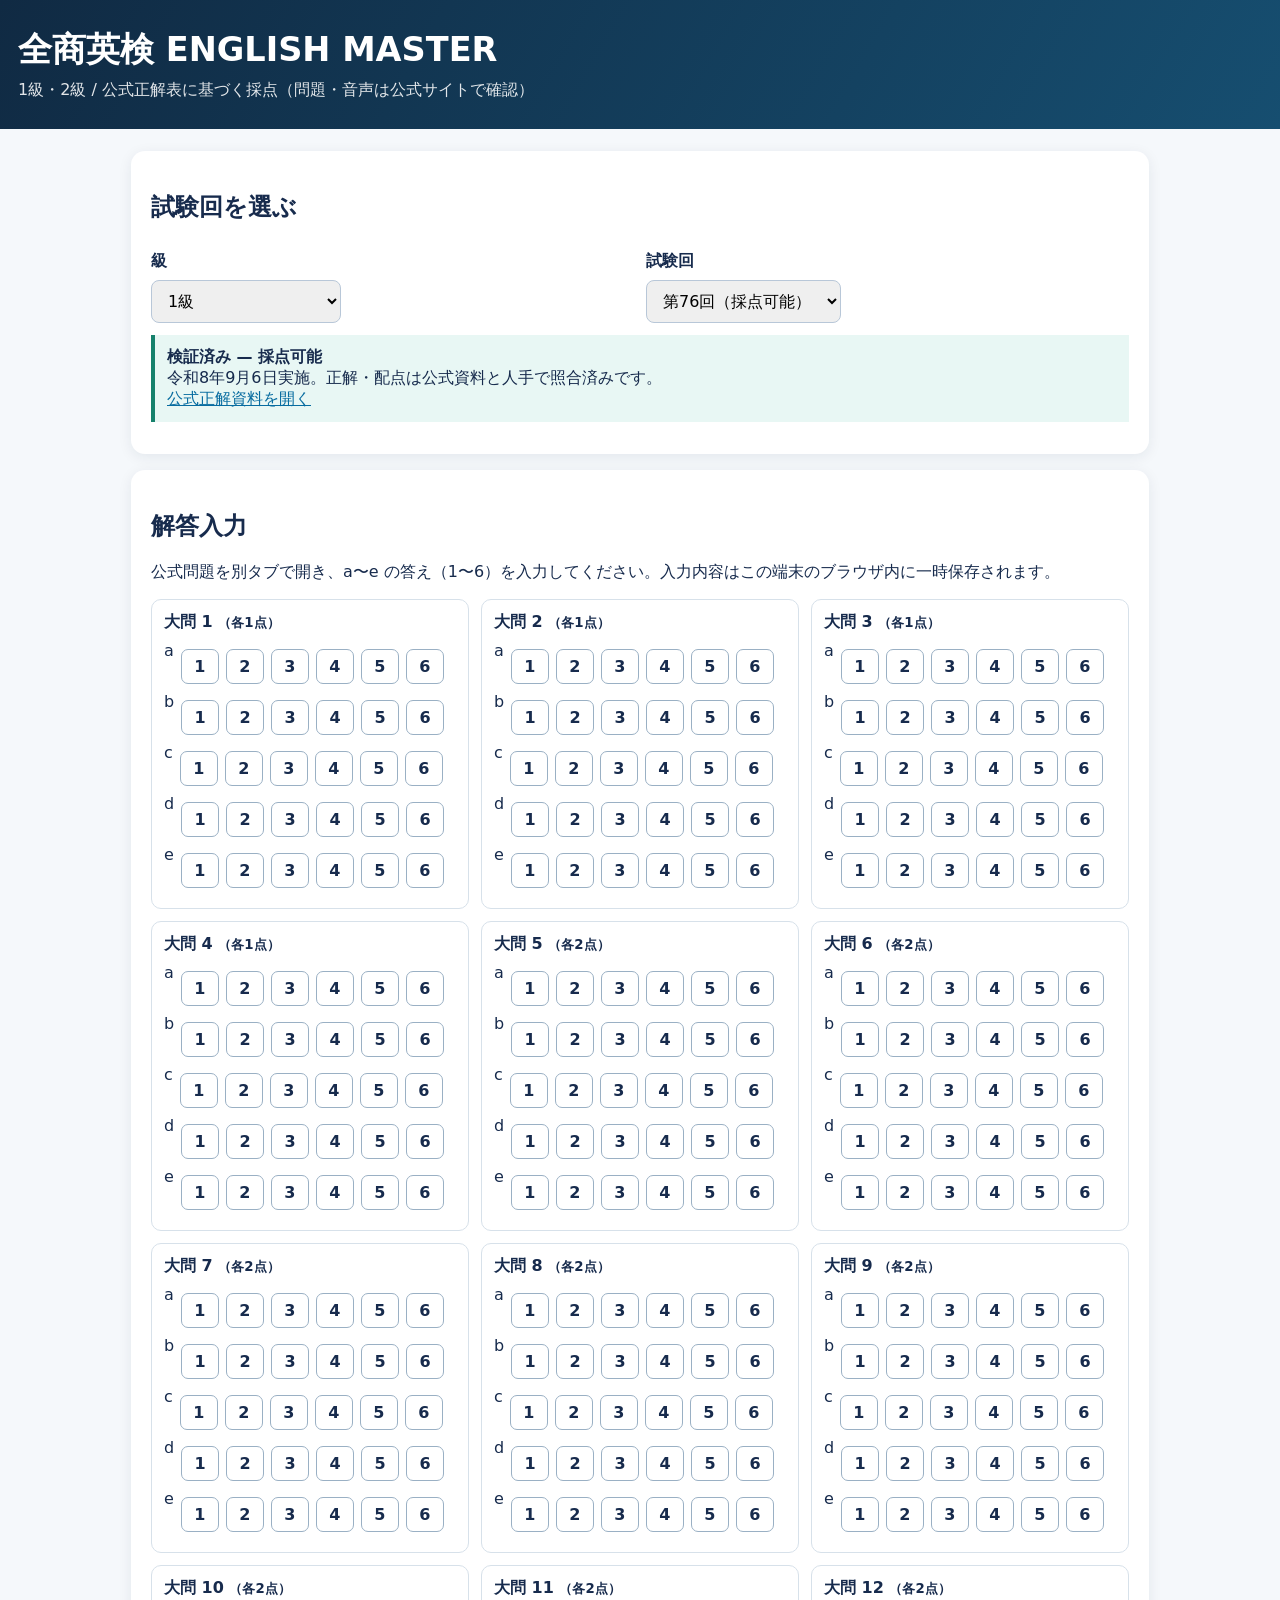
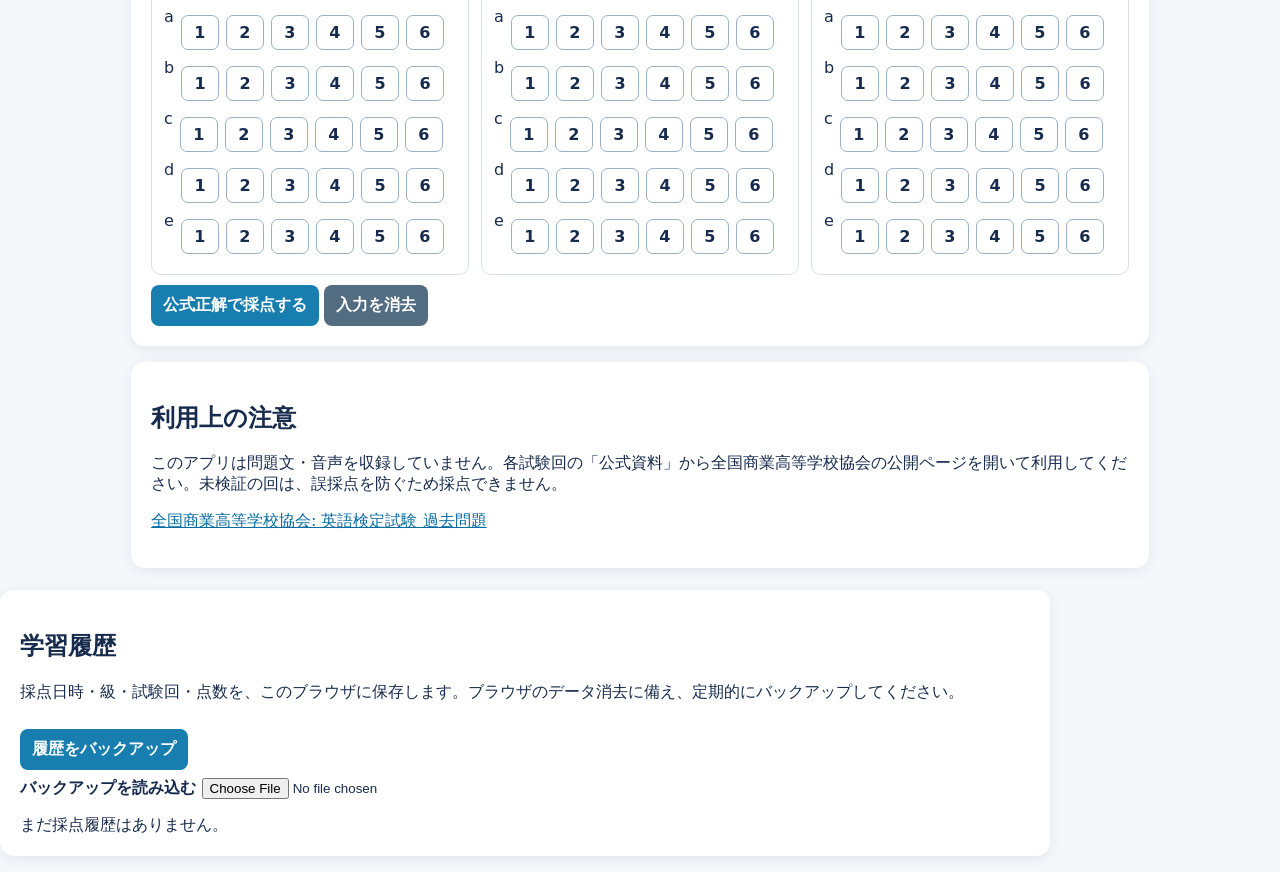
<file: legacy.html>
<!doctype html><html lang="ja"><meta charset="utf-8"><meta name="viewport" content="width=device-width,initial-scale=1"><title>全商英検 学習システム</title>
<style>
:root{--navy:#102a43;--blue:#177eaf;--mint:#e8f7f4;--red:#aa2535}*{box-sizing:border-box}body{margin:0;background:#f5f8fb;color:#172b4d;font-family:system-ui,"Yu Gothic",sans-serif}header{background:linear-gradient(120deg,var(--navy),#164e70);color:#fff;padding:28px 18px}header h1{margin:0;font-size:clamp(1.45rem,4vw,2.1rem)}header p{margin:7px 0 0;opacity:.88}.wrap{max-width:1050px;margin:22px auto;padding:0 16px}.card{background:#fff;border-radius:14px;padding:20px;margin:16px 0;box-shadow:0 3px 14px #102a4314}label{font-weight:700;display:block;margin:8px 0}select,button{font:inherit;padding:10px 12px;border-radius:8px;border:1px solid #b8c7d8}select{min-width:190px}button{background:var(--blue);color:#fff;border:none;font-weight:700;cursor:pointer;margin:10px 5px 0 0}button.secondary{background:#526d82}button:disabled{background:#a8b5c2;cursor:not-allowed}.notice{background:#fff2db;border-left:4px solid #d88820;padding:12px;margin:12px 0}.ok{background:var(--mint);border-left:4px solid #16816c;padding:12px;margin:12px 0}.grid{display:grid;grid-template-columns:repeat(auto-fit,minmax(260px,1fr));gap:12px}.question{border:1px solid #d7e1ea;border-radius:10px;padding:12px}.question h3{margin:0 0 8px;font-size:1rem}.choices{display:flex;flex-wrap:wrap;gap:7px}.choice input{position:absolute;opacity:0}.choice span{display:inline-block;min-width:38px;text-align:center;padding:7px;border:1px solid #9ab0c4;border-radius:7px}.choice input:checked+span{background:var(--blue);color:#fff;border-color:var(--blue)}#result{font-size:1.1rem;line-height:1.8}a{color:#076ca0}@media(max-width:520px){.card{padding:14px}.grid{grid-template-columns:1fr}}
</style><body><header><h1>全商英検 ENGLISH MASTER</h1><p>1級・2級 / 公式正解表に基づく採点（問題・音声は公式サイトで確認）</p></header><main class="wrap">
<section class="card"><h2>試験回を選ぶ</h2><div class="grid"><div><label for="grade">級</label><select id="grade"><option value="1">1級</option><option value="2">2級</option></select></div><div><label for="round">試験回</label><select id="round"></select></div></div><div id="status"></div></section>
<section class="card" id="answerCard" hidden><h2>解答入力</h2><p>公式問題を別タブで開き、a〜e の答え（1〜6）を入力してください。入力内容はこの端末のブラウザ内に一時保存されます。</p><div id="questions" class="grid"></div><button id="gradeBtn">公式正解で採点する</button><button class="secondary" id="clearBtn">入力を消去</button></section>
<section class="card" id="result" hidden></section>
<section class="card"><h2>利用上の注意</h2><p>このアプリは問題文・音声を収録していません。各試験回の「公式資料」から全国商業高等学校協会の公開ページを開いて利用してください。未検証の回は、誤採点を防ぐため採点できません。</p><p><a href="https://zensho.or.jp/examination/pastexams/english/" target="_blank" rel="noopener">全国商業高等学校協会: 英語検定試験 過去問題</a></p></section></main>
<script src="legacy-data.js"></script><script>
const archive='https://zensho.or.jp/examination/pastexams/english/';
const a76_1=[1,3,1,2,4,1,4,1,2,4,4,1,1,2,1,3,3,2,1,4,4,3,3,1,2,2,1,3,4,4,1,4,3,2,1,4,6,5,1,2,3,2,1,4,2,2,3,4,1,2,1,3,3,4,2,2,3,2,1,4];
const a76_2=[2,1,4,3,4,4,3,4,1,2,3,1,1,2,1,3,2,3,4,3,1,3,1,2,2,3,2,1,3,4,4,1,3,2,4,4,6,1,5,3,4,4,2,1,3,3,1,4,1,2,1,2,2,3,2,4,1,1,3,3];
const a40_1=[2,3,1,3,4,1,2,4,2,3,3,4,1,2,4,1,4,3,2,3,3,4,2,1,4,1,3,4,3,3,3,2,1,3,1,3,4,1,5,6,2,3,1,4,3,1,4,2,3,1,3,1,2,4,4,2,1,3,1,2];
const a40_2=[1,3,4,2,4,1,4,2,2,3,3,1,1,3,2,2,1,4,3,4,3,3,4,2,1,4,2,1,3,3,3,4,1,2,1,5,3,1,6,4,4,2,4,1,3,4,1,3,2,3,1,3,2,3,2,3,1,2,4,1];
const a39_1=[4,1,3,2,2,4,2,3,1,2,2,1,3,4,4,1,4,2,1,3,4,2,2,4,2,2,2,1,3,4,1,4,2,1,4,3,6,4,1,5,3,2,3,1,4,3,4,2,1,4,2,1,3,4,2,1,2,4,4,4];
const a39_2=[3,4,2,4,2,4,3,2,1,4,2,2,3,1,3,2,2,1,3,4,2,3,1,2,2,2,2,3,2,3,2,1,3,4,3,4,1,6,5,3,2,4,2,3,4,3,1,2,4,4,1,4,1,2,1,3,3,4,4,1];
const official={76:{date:'令和8年9月6日',url:'https://zensho.or.jp/puf/download/exam/pastexam/2026/eng_76_1to3_ans.pdf',answers:{1:a76_1,2:a76_2}},40:{date:'平成19年9月16日',url:'https://zensho.or.jp/puf/download/exam/pastexam/2007/eng_40_1_exa.pdf',answers:{1:a40_1,2:a40_2}},39:{date:'平成18年9月17日',url:'https://zensho.or.jp/puf/download/exam/pastexam/2006/eng_39_1_exa.pdf',answers:{1:a39_1,2:a39_2}},...verifiedRounds};
const allRounds=Array.from({length:38},(_,i)=>76-i); let selected;
const $=id=>document.getElementById(id); function key(){return `zensho-${$('round').value}-${$('grade').value}`} function weights(){return Array.from({length:60},(_,i)=>i<20?1:2)}
function populate(){$('round').innerHTML=allRounds.map(n=>`<option value="${n}">第${n}回${official[n]?'（採点可能）':'（未検証）'}</option>`).join(''); load()}
function load(){selected=official[$('round').value]; $('result').hidden=true;if(!selected){$('answerCard').hidden=true;$('status').innerHTML=`<div class="notice"><b>未検証 — 採点不可</b><br>公式ページには掲載がありますが、正解・配点の人手照合が未完了です。架空の正解は登録していません。<br><a target="_blank" rel="noopener" href="${archive}">公式資料を開く</a></div>`;return} $('status').innerHTML=`<div class="ok"><b>検証済み — 採点可能</b><br>${selected.date}実施。正解・配点は公式資料と人手で照合済みです。<br><a target="_blank" rel="noopener" href="${selected.url}">公式正解資料を開く</a></div>`;$('answerCard').hidden=false; render()}
function render(){const saved=JSON.parse(localStorage.getItem(key())||'{}');$('questions').innerHTML=Array.from({length:12},(_,g)=>`<div class="question"><h3>大問 ${g+1} <small>（${g<4?'各1点':'各2点'}）</small></h3>${Array.from({length:5},(_,s)=>{const n=g*5+s;return `<div class="choices"><span>${'abcde'[s]}</span>${[1,2,3,4,5,6].map(x=>`<label class="choice"><input type="radio" name="q${n}" value="${x}" ${saved[n]==x?'checked':''}><span>${x}</span></label>`).join('')}</div>`}).join('')}</div>`).join('');$('questions').querySelectorAll('input').forEach(x=>x.onchange=save)}
function save(){const v={};document.querySelectorAll('#questions input:checked').forEach(x=>v[x.name.slice(1)]=+x.value);localStorage.setItem(key(),JSON.stringify(v))}
function grade(){const given=JSON.parse(localStorage.getItem(key())||'{}'), ans=selected.answers[$('grade').value], w=weights();let score=0,correct=0,blank=0;const by=Array.from({length:12},()=>0);ans.forEach((a,i)=>{if(given[i]===undefined)blank++;else if(given[i]===a){score+=w[i];correct++;by[Math.floor(i/5)]+=w[i]}});$('result').hidden=false;$('result').innerHTML=`<h2>採点結果</h2><b style="font-size:2rem">${score} / 100 点</b><br>正答 ${correct}問 / 未解答 ${blank}問<br><p>大問別: ${by.map((x,i)=>`第${i+1}問 ${x}/${i<4?5:10}`).join(' ・ ')}</p><p>正解データ出典: <a target="_blank" rel="noopener" href="${selected.url}">全国商業高等学校協会 公式資料</a></p>`;window.scrollTo({top:document.body.scrollHeight,behavior:'smooth'})}
$('grade').onchange=load;$('round').onchange=load;$('gradeBtn').onclick=grade;$('clearBtn').onclick=()=>{localStorage.removeItem(key());render();$('result').hidden=true};populate();
</script>
<section class="wrap card" aria-labelledby="historyTitle"><h2 id="historyTitle">学習履歴</h2><p>採点日時・級・試験回・点数を、このブラウザに保存します。ブラウザのデータ消去に備え、定期的にバックアップしてください。</p><button id="exportHistory">履歴をバックアップ</button><label>バックアップを読み込む <input id="importHistory" type="file" accept="application/json,.json"></label><p id="historyMessage" role="status"></p><div id="historyList"></div></section>
<script>
const historyKey='zensho-history-v1';
let historyRecords=[];
const historyMessage=document.getElementById('historyMessage');
function validRecord(r){return r && typeof r.id==='string' && Number.isFinite(Date.parse(r.at)) && [1,2].includes(r.grade) && Number.isInteger(r.round) && r.round>=39 && r.round<=76 && Number.isInteger(r.score) && r.score>=0 && r.score<=100 && Number.isInteger(r.correct) && r.correct>=0 && r.correct<=60 && Number.isInteger(r.blank) && r.blank>=0 && r.blank<=60 && r.correct+r.blank<=60;}
function showHistory(){const box=document.getElementById('historyList');box.replaceChildren();if(!historyRecords.length){box.textContent='まだ採点履歴はありません。';return;}for(const r of [...historyRecords].sort((a,b)=>Date.parse(b.at)-Date.parse(a.at))){const row=document.createElement('p');row.textContent=`${new Date(r.at).toLocaleString('ja-JP')} — ${r.grade}級 第${r.round}回：${r.score} / 100点（正答${r.correct}・未解答${r.blank}）`;box.append(row);}}
try{const stored=JSON.parse(localStorage.getItem(historyKey)||'[]');if(!Array.isArray(stored)||!stored.every(validRecord))throw Error();historyRecords=stored;}catch{historyMessage.textContent='保存済み履歴を読み込めませんでした。既存データの上書きを避けるため、記録を停止しています。';}
let historyReady=!historyMessage.textContent;
const baseGrade=grade;
document.getElementById('gradeBtn').onclick=()=>{baseGrade();if(!historyReady)return;const given=JSON.parse(localStorage.getItem(key())||'{}');const answers=selected.answers[document.getElementById('grade').value];let score=0,correct=0,blank=0;answers.forEach((a,i)=>{if(given[i]===undefined)blank++;else if(given[i]===a){score+=i<20?1:2;correct++;}});const record={id:crypto.randomUUID(),at:new Date().toISOString(),grade:+document.getElementById('grade').value,round:+document.getElementById('round').value,score,correct,blank};try{const next=[...historyRecords,record];localStorage.setItem(historyKey,JSON.stringify(next));historyRecords=next;historyMessage.textContent='今回の採点結果を記録しました。';showHistory();}catch{historyMessage.textContent='保存容量またはブラウザの設定により、今回の結果を保存できませんでした。';}};
document.getElementById('exportHistory').onclick=()=>{const blob=new Blob([JSON.stringify({version:1,records:historyRecords},null,2)],{type:'application/json'});const url=URL.createObjectURL(blob);const link=document.createElement('a');link.href=url;link.download='zensho-history-'+new Date().toISOString().slice(0,10)+'.json';link.click();setTimeout(()=>URL.revokeObjectURL(url),1000);};
document.getElementById('importHistory').onchange=async event=>{const file=event.target.files[0];if(!file)return;try{if(file.size>5000000)throw Error();const data=JSON.parse(await file.text());if(data.version!==1||!Array.isArray(data.records)||!data.records.every(validRecord))throw Error();if(!historyReady)throw Error();const merged=new Map(historyRecords.map(r=>[r.id,r]));for(const r of data.records)if(!merged.has(r.id))merged.set(r.id,r);const next=[...merged.values()];localStorage.setItem(historyKey,JSON.stringify(next));historyRecords=next;showHistory();historyMessage.textContent='履歴を読み込みました。同じ記録は重複追加されません。';}catch{historyMessage.textContent='読み込めませんでした。学習履歴のバックアップファイルと保存設定を確認してください。既存履歴は保持されています。';}event.target.value='';};
showHistory();
</script></body></html>
</file>
